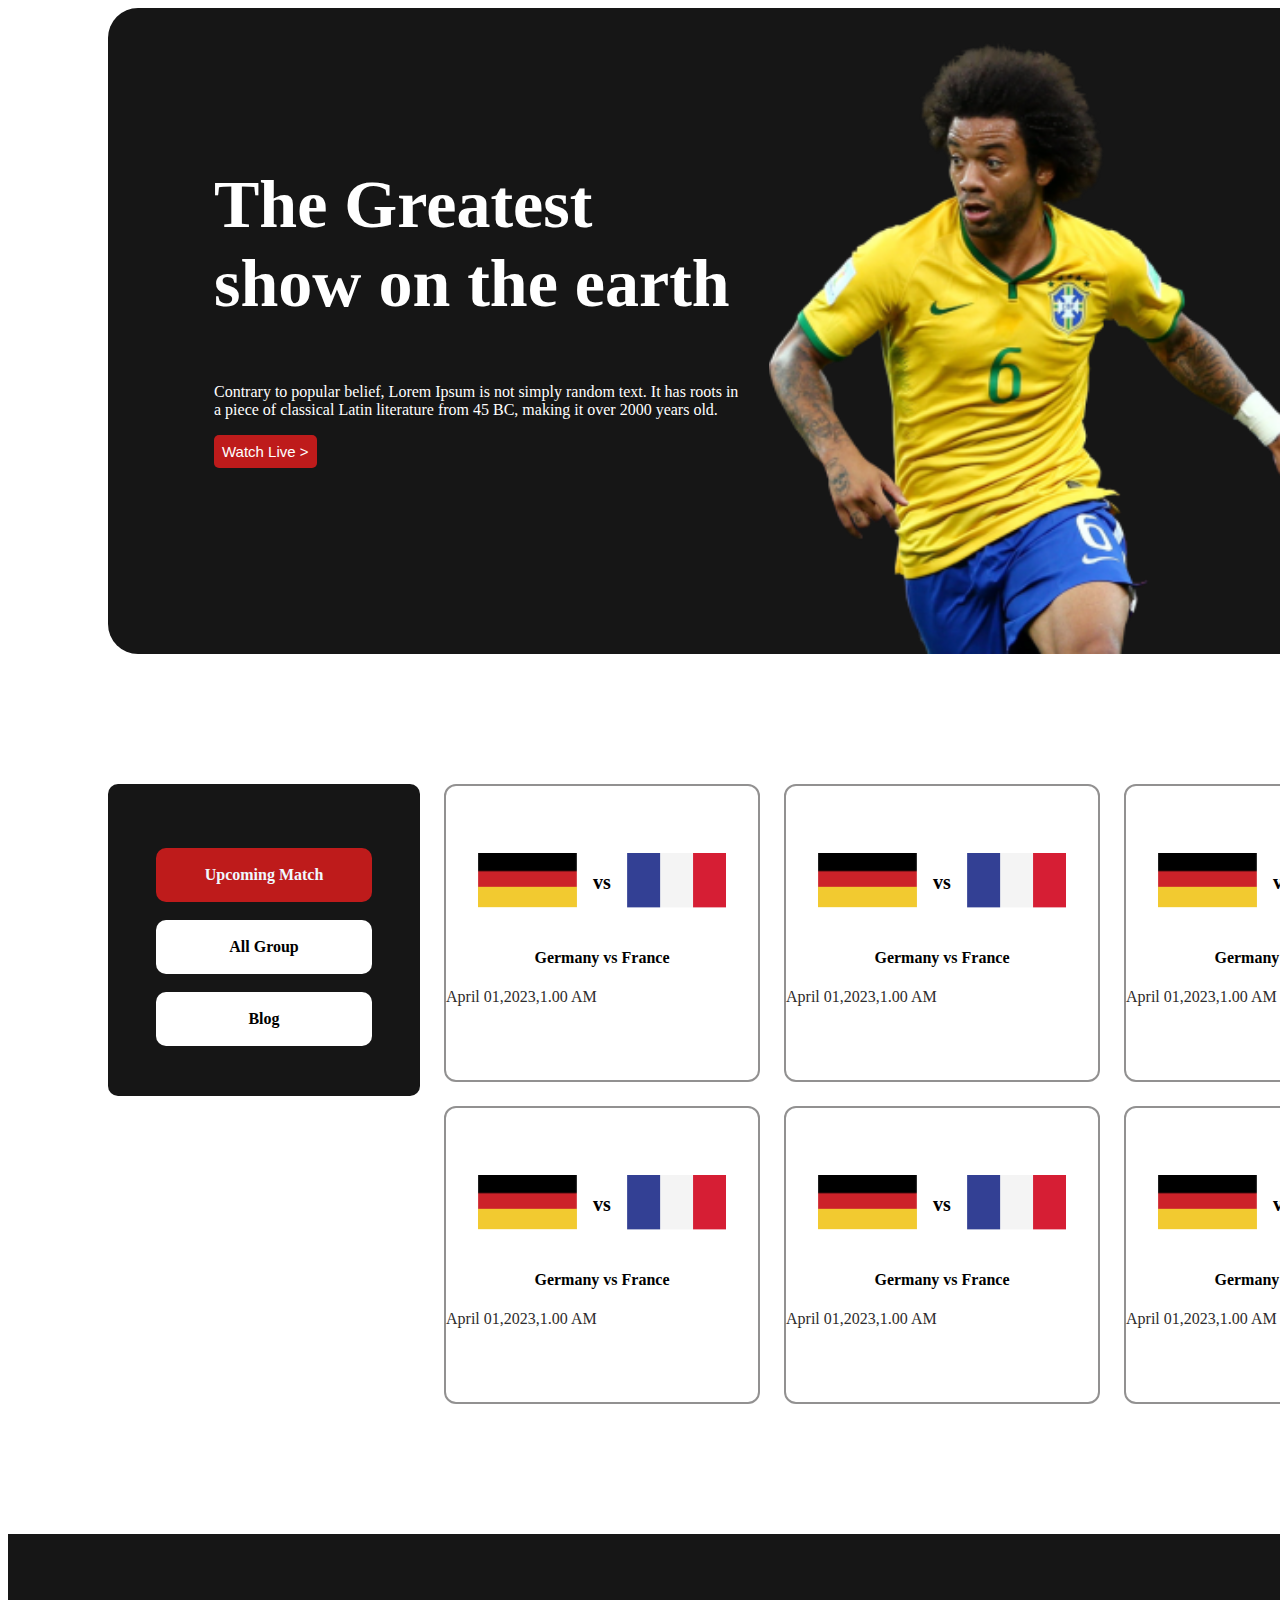
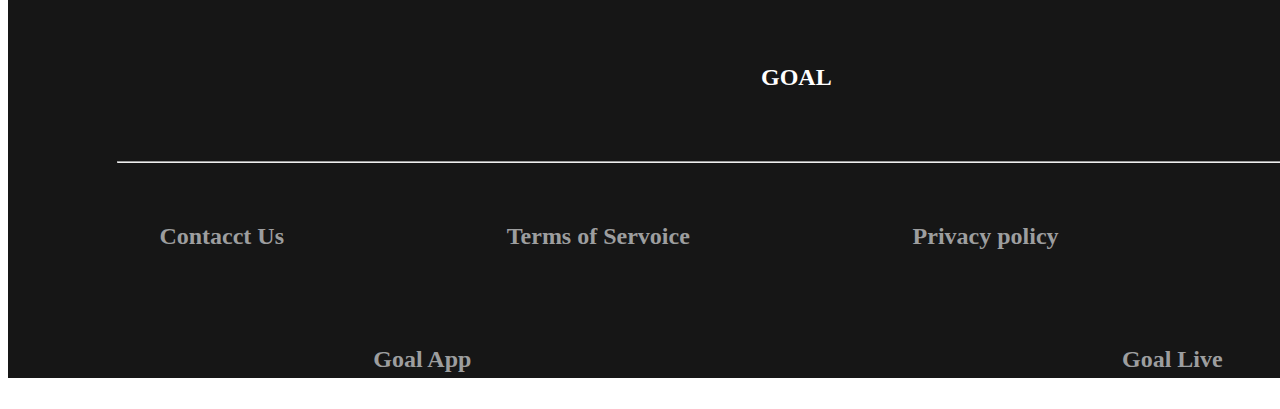
<file: index.html>
<!DOCTYPE html>
<html lang="en">
<head>
    <meta charset="UTF-8">
    <meta http-equiv="X-UA-Compatible" content="IE=edge">
    <meta name="viewport" content="width=device-width, initial-scale=1.0">
    <link rel="stylesheet" href="style.css">
    <title>Document</title>
</head>
<body>

    <!-- banner part -->

   <header class="banner">
    <div class="banner-text">
    <h1>The Greatest show on the earth</h1>
    <p>Contrary to popular belief, Lorem Ipsum is not simply random text. It has roots in a piece of classical Latin literature from 45 BC, making it over 2000 years old.</p>
<button>Watch Live ></button>
    </div>
  <div banner-image>
    <img src="assets/Banner Image.png" alt="" srcset="">
    </div>
   </header> 

   <!-- scedule part --> 

   <main class="schedule">
    <div class="menu">
        <ul class="menu-box">
            <li class="marked">Upcoming Match</li>
            <li class="unmarked1">All Group</li>
            <li class="unmarked2"><a href="blog.html">Blog</a></li>
        </ul>
    </div>
    <div class="matches">
                <div class="match">
           
    <div class="flag">
        <img src="assets/germany Flag.png" alt="" > 
        <h5>vs</h5>
        <img src="assets/Flag.png" alt="" >
    
    </div>
        <h4>Germany vs France</h4>
        <p class="time">April 01,2023,1.00 AM</p>
        </div>
                <div class="match">
            <div class="flag">
                <img src="assets/germany Flag.png" alt="" > 
                <h5>vs</h5>
                <img src="assets/Flag.png" alt="" >
            </div>
                <h4>Germany vs France</h4>
                <p class="time">April 01,2023,1.00 AM</p>
        </div>
                <div class="match">
                <div class="flag">
                    <img src="assets/germany Flag.png" alt="" > 
                    <h5>vs</h5>
                    <img src="assets/Flag.png" alt="" >
                </div>
                    <h4>Germany vs France</h4>
                    <p class="time">April 01,2023,1.00 AM</p>
        </div>
                <div class="match">
            <div class="flag">
                <img src="assets/germany Flag.png" alt="" > 
                <h5>vs</h5>
                <img src="assets/Flag.png" alt="" >
            </div>
                <h4>Germany vs France</h4>
                <p class="time">April 01,2023,1.00 AM</p>
        </div>
                <div class="match">
                    <div class="flag">
                        <img src="assets/germany Flag.png" alt="" > 
                        <h5>vs</h5>
                        <img src="assets/Flag.png" alt="" >
                    </div>
                        <h4>Germany vs France</h4>
                        <p class="time">April 01,2023,1.00 AM</p>
        </div>
                <div class="match">
                        <div class="flag">
                            <img src="assets/germany Flag.png" alt="" > 
                            <h5>vs</h5>
                            <img src="assets/Flag.png" alt="" >
                        </div>
                            <h4>Germany vs France</h4>
                            <p class="time">April 01,2023,1.00 AM</p>
        </div>
        
    </div>
    <button class="view-button">View All</button>
   </main>
   <footer>
    <h2>GOAL</h2>
    <hr>
    <div class="footer-menu">
        <div class="first-row">
        <ul>
            <li>Contacct Us</li>
            <li>Terms of Servoice</li>
            <li>Privacy policy</li>
            <li>Privacy Setiing</li>
        </div>
        <div class="second-row">
            <ul>
            <li>Goal App</li>
            <li>Goal Live</li>
            </ul>
        </div>
        </ul>
    </div>
   </footer>
</body>
</html>
</file>
<file: style.css>
.banner,main{
    margin: 0px 100px;
}
.banner{
    width: 1321px;
    height: 646px;
    background: #161616;
    border-radius: 30px;
    display: flex;
}
.banner-text{
    color:rgb(255, 255, 255);
    height: 424px;
    width: 531px;
    border-radius: 5px;
    margin-top: 111px;
    margin-bottom: 111px;
    margin-left: 106px;
    margin-right: 24px;
}
h1{
    font-size:68px;
    padding-bottom: 15px;  
}
button{
    background-color: rgb(190, 27, 27);
    border-radius: 5px;
    border: none;
    color: white;
    font-size: 15px;
    padding: 8px;
}
img{
    width: 581px;
    height: 613px;
    margin-top: 33px;
    margin-right: 79px;
}

/* schedule part */
.schedule{
    margin-top: 130px;
    margin-bottom: 130px;
    display: flex;
    gap: 24px;
}
.menu{
  height: 312px;
  width: 312px;
  border-radius: 10px;
  background-color: #161616;
  color: aliceblue;
}

.menu-box{
    height: 252px;
    width: 252px;
    padding: 30px;
}
ul li{
    list-style-type:none;
    padding: 18px;
    margin: 18px;
    border-radius: 10px;
    text-align: center;
    font-weight: 700;
}
ul li a{
    text-decoration: none;
    color: black;
}
.marked{
    background-color: rgb(190, 27, 27);
}
.unmarked1{
    background-color: white;
    color: black;
}
.unmarked2{
    background-color: white;
    color: black;
}
.matches{
    display: grid;
    grid-template-columns: 1fr 1fr 1fr;
    gap: 24px;
    text-align: center;
}
.match{
    height: 242px;
    width: 312px;
    border: 2px solid rgb(146, 145, 145);
    border-radius: 12px;
    padding-top: 52px ;
    
}
h5{
    font-size: 20px;
}
.match img{
    height: 55px;
    width: 100px;
    margin: 15px;
}
.flag{
    display: flex;
    justify-content: center;
}
.time{
    display: flex;
    color: #2e2c2c;
    margin-left: 0px;
}
.time p{
    margin-right: 55px;
}
.view-button{
    visibility: hidden;
}

/* footeeeeeeeeeeer */
footer{
    width:1540px;
    height: 444px;
    background-color: #161616;
}
footer h2{
    text-align: center;
    color: rgb(255, 255, 255);
    padding-top: 130px ;
    padding-left: 753px;
    padding-bottom: 50px;
    padding-right: 752px;
}
hr{
   width: 1320px; 
}
.footer-menu ul{
    display: flex;
    justify-content: space-around;
    color: rgb(157, 158, 159);
    font-size: 24px;
}



/* ------------------bloooooogs------- */
.blogs{
    display: grid;
    grid-template-columns: 1fr 1fr 1fr;
    gap: 24px;
}
.blog{
    width: 312px;
height: 362px;
border: 2px solid rgb(105, 104, 104);
border-top: none;
border-radius: 10px;
}
.blog-image img{
    width: 313px;
    height: 162px;
    margin: 0;
    padding: 0;
}
.blog-text{
    margin-left: 22px;
}
.transf{
    border: 1px solid black;
    width: 105px;

    text-align: center;
    border-radius: 4px;

}
.blog h4{
    font-size: 22px;
}


/* responsiveness media queries */


@media  screen and (min-width:376px) and (max-width:992px) {
    .banner,main{
        margin: 0px 50px;
        padding-left: 0%;
    }
    .banner{
        width: 734px;
        height: 398px;
        margin-right: 30px;
    }
    .banner-text{
        color:rgb(255, 255, 255);
        height: 276px;
        width: 316px;
        margin-top: 61px;
        margin-bottom: 61px;
        margin-left: 76px;
        margin-right: 2px;
    }
    img{
        width: 323px;
        height: 340px;
        margin-top: 58px;
        margin-right: 17px;
    }
    h1{
        font-size: 40px;
        padding: 5px;
        margin-bottom: 0px;
    }
    .menu-box{
        display: grid;
        grid-template-columns: 1fr 1fr 1fr;
        height: 84px;
        width: 745px;
        margin: 0%;
        padding: 0%;
        gap: 22px;
    }
    .marked{
        background-color: white;
        color: #161616;
        border: 1px solid black;
    }
    .unmarked1{
        border: 1px solid black;
        color: black;
    }
    .unmarked2{
        border: 1px solid rgb(255, 0, 0);
        color: rgb(255, 255, 255);
        background-color: rgb(163, 8, 8);
    }
    .menu{
        height: 100px;
        width: 100%;
        margin: 0%;
        padding: 0%;
        background-color: white;
    }
    
    .schedule{
        display: grid;
        width: 840px;
        margin-top: 0px;
    }
    .matches{
        display: grid;
        grid-template-columns: 1fr 1fr;
        
    }
    .time{
        padding-left: 75px;
    }
    .view-button{
        visibility: visible;
        background-color: red;
        color: white;
        width: 77px;
        cursor: pointer;
        margin-left: 340px;
        margin-top: 77px;
    }
   
    footer{
        width:888px;
        height:444px;
        background-color: #161616;
        margin-left: 0px;
        margin-right: 1px;
    }
    hr{
        width: 734px;
        padding: 0%;
        /* margin: 0%; */
    }
    footer h2{
        text-align: center;
        color: rgb(255, 255, 255);
        padding-top: 130px ;
        padding-left: 353px;
        padding-bottom: 50px;
        padding-right: 352px;
    }
    .footer-menu {
        display: grid;
        grid-template-columns: 1fr;
        color: rgb(157, 158, 159);
        padding: 0%;
        margin: 0%;
    }
    .first-row ul{
        display: flex;
        font-size:16px;
        padding-bottom: 0%;
        margin-bottom: 0%;
    }
    .second-row ul{
        display: grid;
        grid-template-columns: 1fr 1fr;
        text-align: center;
        font-size: 16px;
    }
}
</file>
